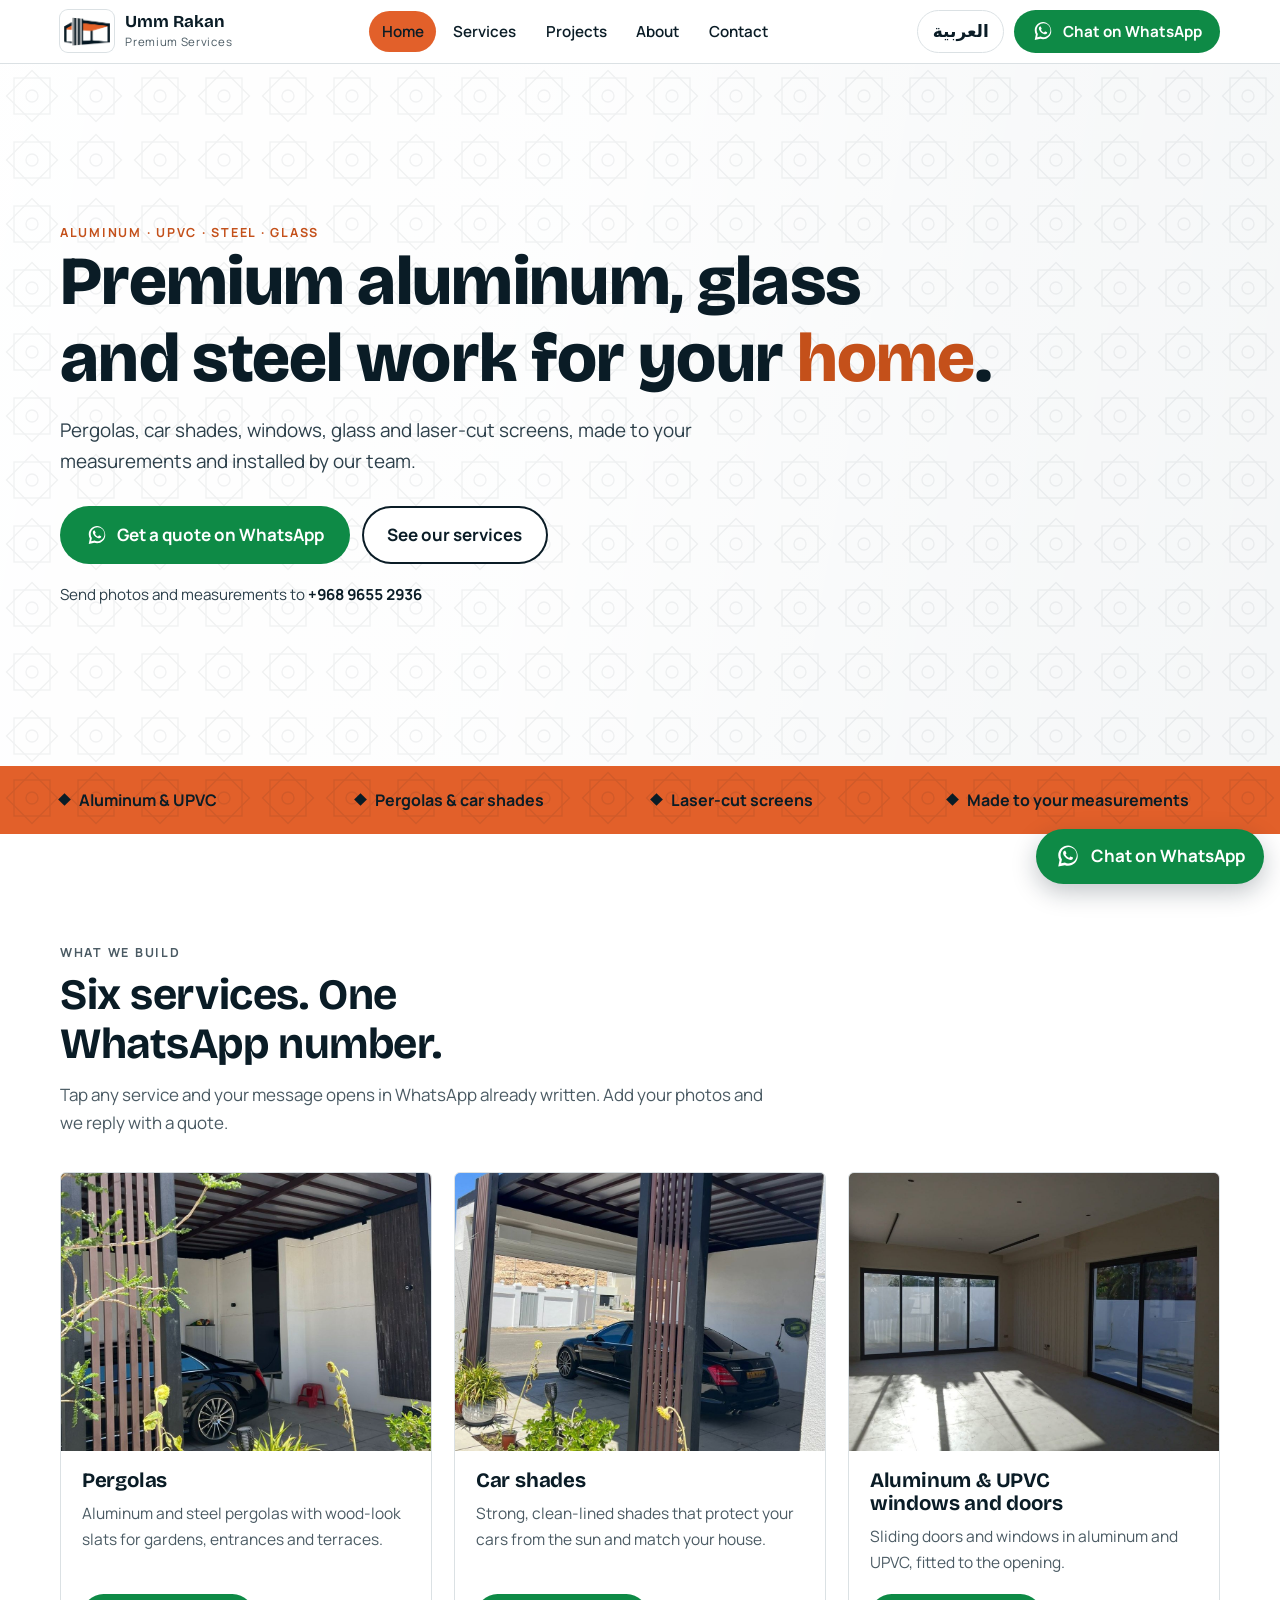
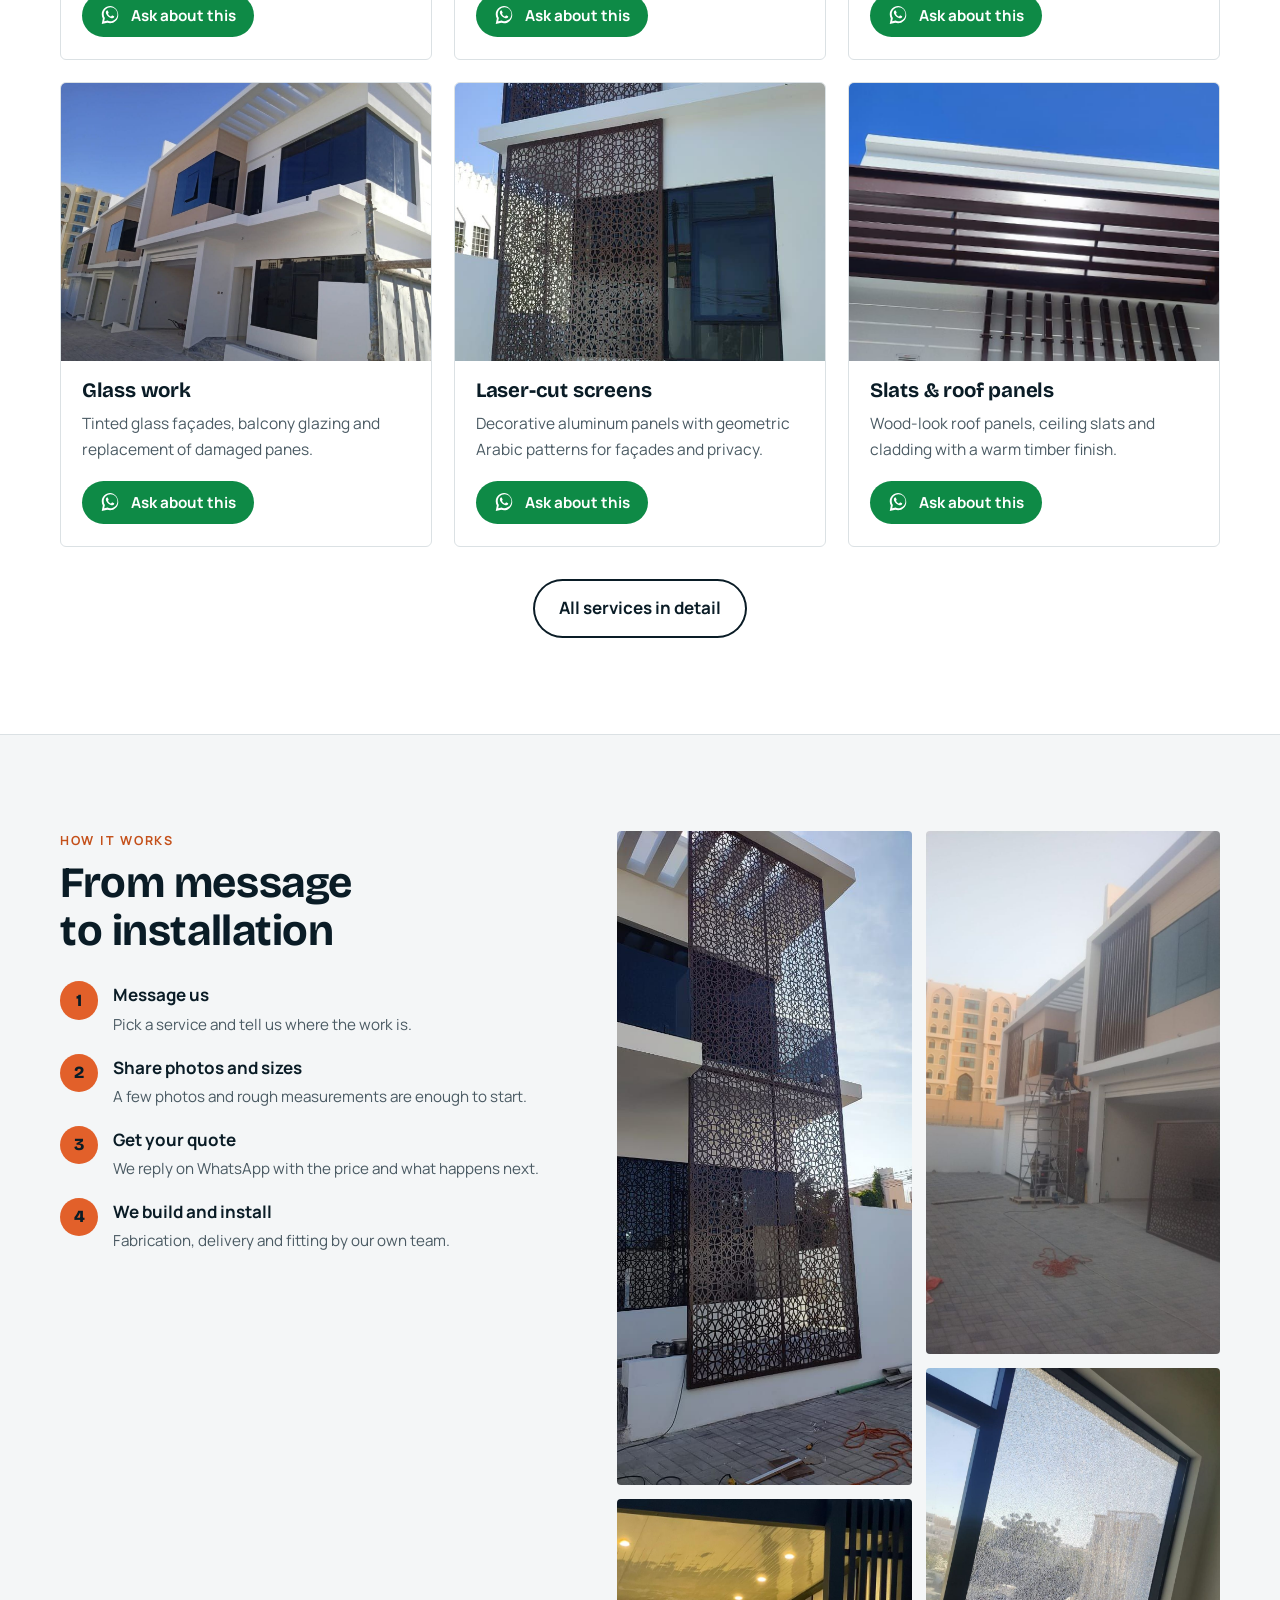
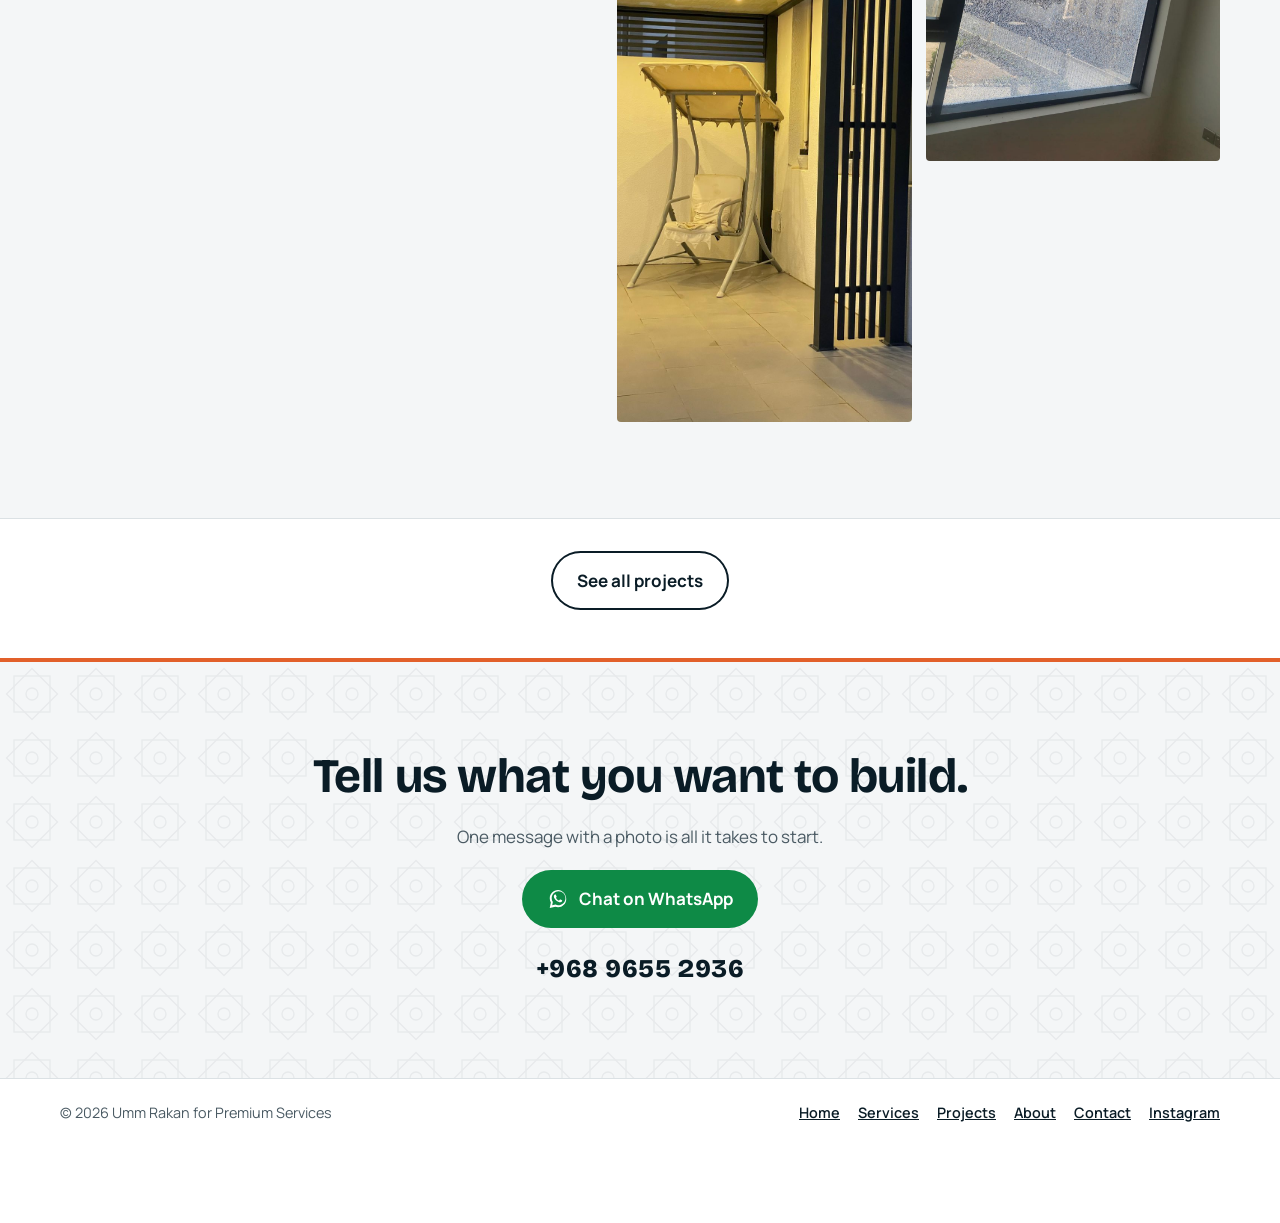
<file: index.html>
<!doctype html>
<html lang="en" dir="ltr">
<head>
<meta charset="utf-8">
<meta name="viewport" content="width=device-width, initial-scale=1, viewport-fit=cover">
<title>Umm Rakan Premium Services</title>
<meta name="description" content="Premium aluminum, UPVC, steel and glass work in Oman: pergolas, car shades, windows, laser-cut screens. Get a quote on WhatsApp.">
<meta name="theme-color" content="#ffffff">
<link rel="icon" type="image/png" href="img/favicon.png">
<link rel="apple-touch-icon" href="img/apple-touch-icon.png">
<meta property="og:title" content="Umm Rakan Premium Services">
<meta property="og:description" content="Premium aluminum, UPVC, steel and glass work in Oman: pergolas, car shades, windows, laser-cut screens. Get a quote on WhatsApp.">
<meta property="og:image" content="img/logo-full.jpg">
<link rel="preconnect" href="https://fonts.googleapis.com">
<link rel="preconnect" href="https://fonts.gstatic.com" crossorigin>
<link rel="stylesheet" href="https://fonts.googleapis.com/css2?family=Bricolage+Grotesque:opsz,wght@12..96,500;12..96,700;12..96,800&family=Manrope:wght@400;500;600;700&family=Noto+Kufi+Arabic:wght@500;700;800&family=IBM+Plex+Sans+Arabic:wght@400;500;600&display=swap">
<link rel="stylesheet" href="css/style.css">
</head>
<body data-page="home">

<!-- COVER VIDEO: autoplay, muted, looping. Replace video/hero.mp4 to change it (see README). -->
<section class="hero bleed" aria-label="Cover">
  <video id="heroVideo" autoplay muted loop playsinline preload="auto">
    <source src="video/hero.mp4" type="video/mp4">
  </video>
  <div class="star"></div>
  <div class="in">
    <p class="eyebrow" data-i18n="heroEyebrow"></p>
    <h1 data-i18n="heroTitle"></h1>
    <p class="lede" data-i18n="heroLede"></p>
    <div class="cta-row">
      <a class="btn btn-wa" data-wa="general" target="_blank" rel="noopener" href="#"><svg viewBox="0 0 32 32" aria-hidden="true"><path fill="currentColor" d="M16.04 3C9.4 3 4 8.4 4 15.04c0 2.12.55 4.18 1.6 6L4 29l8.14-1.56a12 12 0 0 0 3.9.66h.01C22.7 28.1 28 22.7 28 16.06 28 9.4 22.68 3 16.04 3Zm0 22.1c-1.2 0-2.37-.32-3.4-.92l-.24-.15-4.83.93.96-4.7-.16-.25a9.9 9.9 0 0 1-1.52-5.27c0-5.5 4.47-9.97 9.98-9.97 5.5 0 9.98 4.47 9.98 9.97 0 5.5-4.48 10.36-10.77 10.36Zm5.47-7.46c-.3-.15-1.77-.87-2.04-.97-.27-.1-.47-.15-.67.15-.2.3-.77.97-.94 1.17-.17.2-.35.22-.65.07-.3-.15-1.27-.47-2.42-1.5-.9-.8-1.5-1.78-1.67-2.08-.17-.3-.02-.46.13-.6.13-.14.3-.35.45-.52.15-.17.2-.3.3-.5.1-.2.05-.37-.02-.52-.08-.15-.67-1.62-.92-2.22-.24-.58-.49-.5-.67-.5h-.57c-.2 0-.52.07-.8.37-.27.3-1.04 1.02-1.04 2.48 0 1.46 1.07 2.88 1.22 3.08.15.2 2.1 3.2 5.08 4.48.71.3 1.26.49 1.7.63.71.23 1.36.2 1.87.12.57-.08 1.77-.72 2.02-1.42.25-.7.25-1.3.17-1.42-.07-.12-.27-.2-.57-.35Z"/></svg><span data-i18n="quote"></span></a>
      <a class="btn btn-light" href="services.html" data-i18n="seeServices"></a>
    </div>
    <p class="numline"><span data-i18n="sendTo"></span> <strong>+968 9655 2936</strong></p>
  </div>
  <button class="vid-ctl" id="vidBtn" type="button"></button>
</section>

<div class="band bleed"><div class="star"></div>
  <ul><li data-i18n="t1"></li><li data-i18n="t2"></li><li data-i18n="t3"></li><li data-i18n="t4"></li></ul>
</div>

<div class="wrap">
  <section class="s">
    <div class="head"><p class="eyebrow" data-i18n="svEyebrow"></p><h2 data-i18n="svTitle"></h2><p data-i18n="svLead"></p></div>
    <div class="grid" id="services-grid"></div>
    <div class="more"><a class="btn btn-ghost" href="services.html" data-i18n="allServices"></a></div>
  </section>
</div>

<div class="surface-band bleed"><section class="s two">
  <div><p class="eyebrow" data-i18n="hwEyebrow"></p>
  <h2 style="font-size:clamp(1.8rem,3.6vw,2.7rem);margin-top:.5rem" data-i18n="hwTitle"></h2>
  <ol class="steps" id="steps"></ol></div>
  <div class="grid" style="grid-template-columns:1fr 1fr" id="homeGalleryWrap">
    <div class="gal" id="gal" data-count="4" style="grid-column:1/-1;columns:2 160px"></div>
  </div>
</section></div>

<dialog id="lb"><img id="lbImg" alt=""><form method="dialog"><button class="btn btn-ghost btn-sm" style="background:var(--bg)" data-i18n="close"></button></form></dialog>

<div class="wrap"><div class="more" style="margin-block:2rem 3rem"><a class="btn btn-ghost" href="projects.html" data-i18n="allProjects"></a></div></div>
<div class="final bleed"><div class="star"></div>
  <section class="in">
    <h2 data-i18n="finTitle"></h2>
    <p data-i18n="finText"></p>
    <a class="btn btn-wa" data-wa="general" target="_blank" rel="noopener" href="#"><svg viewBox="0 0 32 32" aria-hidden="true"><path fill="currentColor" d="M16.04 3C9.4 3 4 8.4 4 15.04c0 2.12.55 4.18 1.6 6L4 29l8.14-1.56a12 12 0 0 0 3.9.66h.01C22.7 28.1 28 22.7 28 16.06 28 9.4 22.68 3 16.04 3Zm0 22.1c-1.2 0-2.37-.32-3.4-.92l-.24-.15-4.83.93.96-4.7-.16-.25a9.9 9.9 0 0 1-1.52-5.27c0-5.5 4.47-9.97 9.98-9.97 5.5 0 9.98 4.47 9.98 9.97 0 5.5-4.48 10.36-10.77 10.36Zm5.47-7.46c-.3-.15-1.77-.87-2.04-.97-.27-.1-.47-.15-.67.15-.2.3-.77.97-.94 1.17-.17.2-.35.22-.65.07-.3-.15-1.27-.47-2.42-1.5-.9-.8-1.5-1.78-1.67-2.08-.17-.3-.02-.46.13-.6.13-.14.3-.35.45-.52.15-.17.2-.3.3-.5.1-.2.05-.37-.02-.52-.08-.15-.67-1.62-.92-2.22-.24-.58-.49-.5-.67-.5h-.57c-.2 0-.52.07-.8.37-.27.3-1.04 1.02-1.04 2.48 0 1.46 1.07 2.88 1.22 3.08.15.2 2.1 3.2 5.08 4.48.71.3 1.26.49 1.7.63.71.23 1.36.2 1.87.12.57-.08 1.77-.72 2.02-1.42.25-.7.25-1.3.17-1.42-.07-.12-.27-.2-.57-.35Z"/></svg><span data-i18n="chat"></span></a>
    <div class="big">+968 9655 2936</div>
  </section>
</div>
<script src="js/main.js"></script>
</body>
</html>
</file>
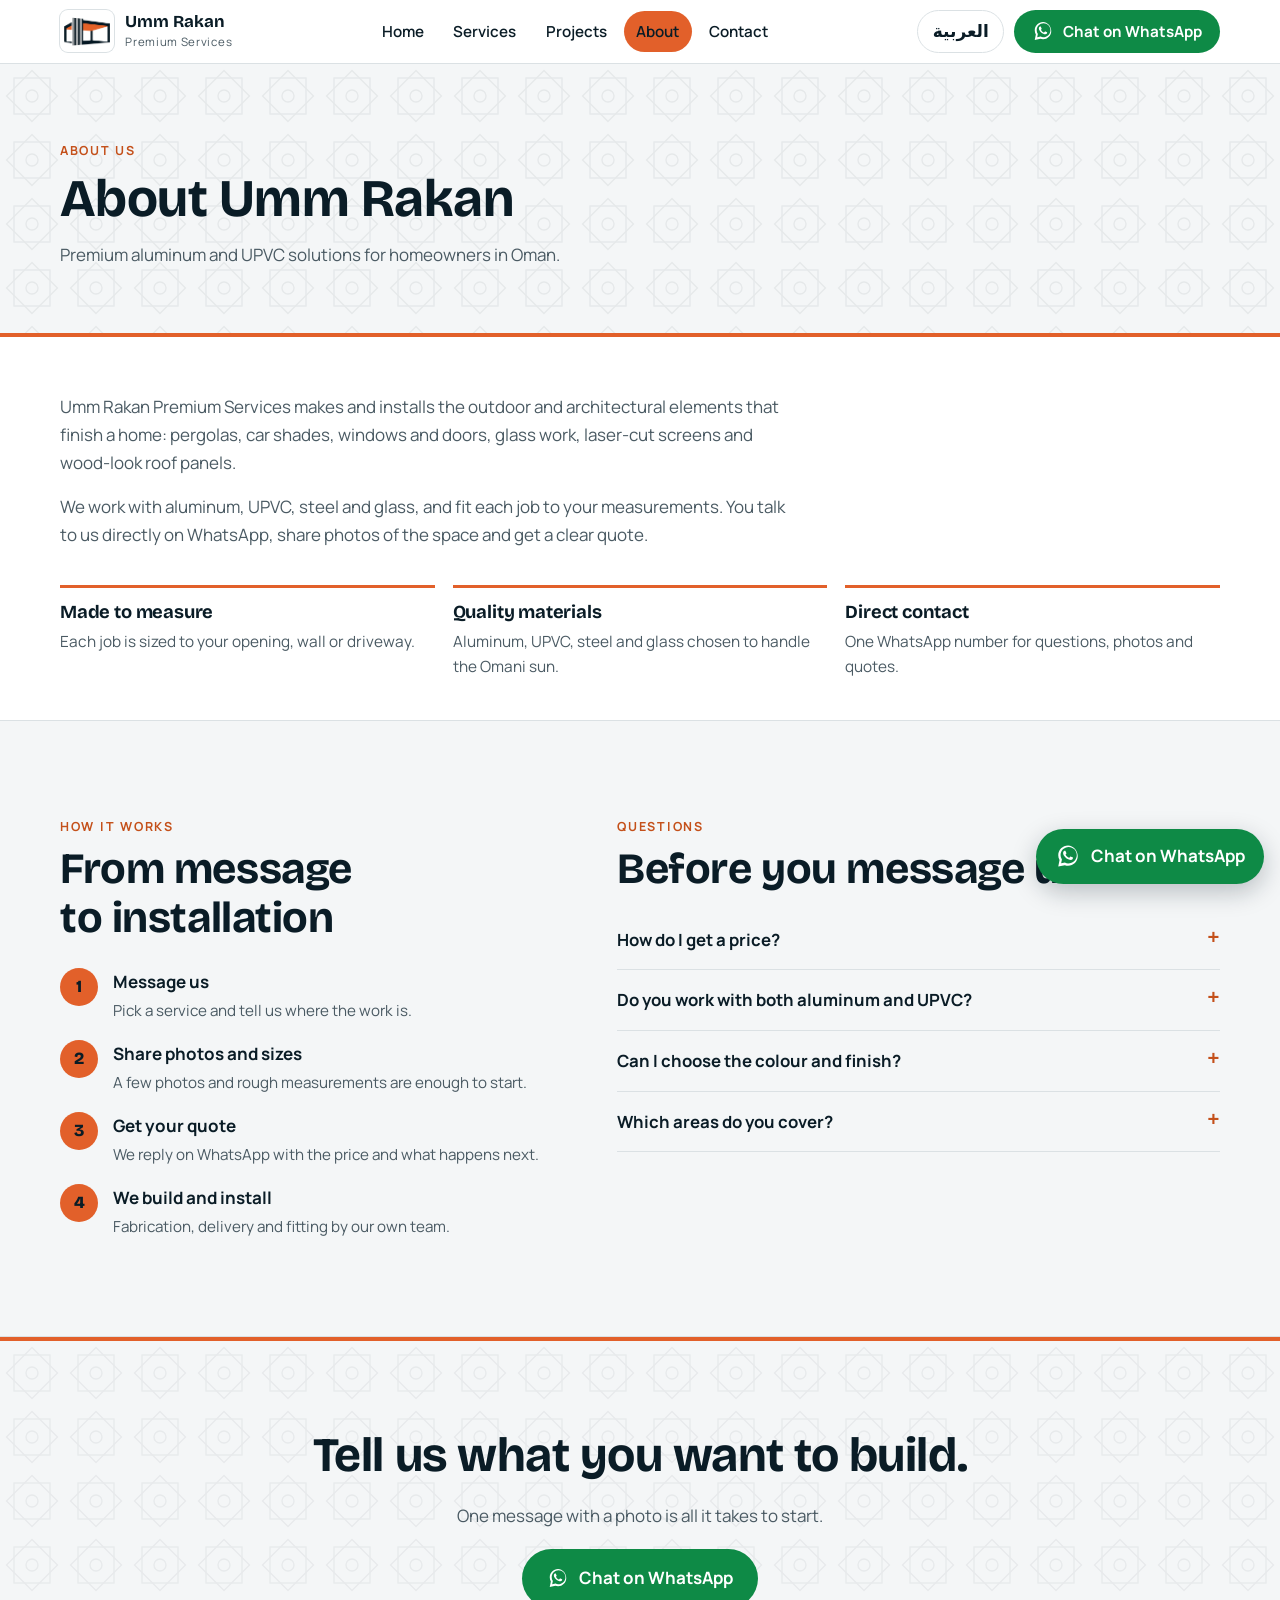
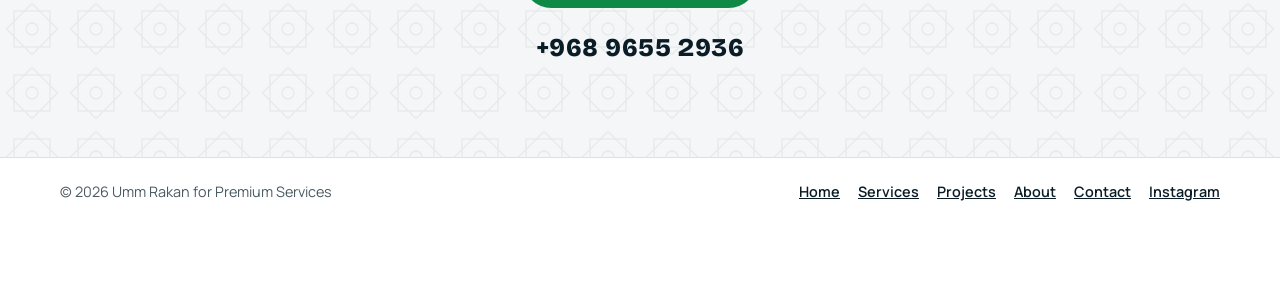
<file: about.html>
<!doctype html>
<html lang="en" dir="ltr">
<head>
<meta charset="utf-8">
<meta name="viewport" content="width=device-width, initial-scale=1, viewport-fit=cover">
<title>About | Umm Rakan Premium Services</title>
<meta name="description" content="Umm Rakan Premium Services: aluminum, UPVC, steel and glass solutions for homeowners in Oman.">
<meta name="theme-color" content="#ffffff">
<link rel="icon" type="image/png" href="img/favicon.png">
<link rel="apple-touch-icon" href="img/apple-touch-icon.png">
<meta property="og:title" content="Umm Rakan Premium Services">
<meta property="og:description" content="Umm Rakan Premium Services: aluminum, UPVC, steel and glass solutions for homeowners in Oman.">
<meta property="og:image" content="img/logo-full.jpg">
<link rel="preconnect" href="https://fonts.googleapis.com">
<link rel="preconnect" href="https://fonts.gstatic.com" crossorigin>
<link rel="stylesheet" href="https://fonts.googleapis.com/css2?family=Bricolage+Grotesque:opsz,wght@12..96,500;12..96,700;12..96,800&family=Manrope:wght@400;500;600;700&family=Noto+Kufi+Arabic:wght@500;700;800&family=IBM+Plex+Sans+Arabic:wght@400;500;600&display=swap">
<link rel="stylesheet" href="css/style.css">
</head>
<body data-page="about">
<div class="pagehead bleed"><div class="star"></div><div class="in">
  <p class="eyebrow" data-i18n="abEyebrow"></p><h1 data-i18n="abTitle"></h1><p data-i18n="abLead"></p></div></div>
<div class="wrap">
  <section class="s" style="padding-block:56px 40px">
    <div class="prose"><p data-i18n="abP1"></p><p data-i18n="abP2"></p></div>
    <div class="vals">
      <div class="val"><h3 data-i18n="v1t"></h3><p data-i18n="v1d"></p></div>
      <div class="val"><h3 data-i18n="v2t"></h3><p data-i18n="v2d"></p></div>
      <div class="val"><h3 data-i18n="v3t"></h3><p data-i18n="v3d"></p></div>
    </div>
  </section>
</div>
<div class="surface-band bleed"><section class="s two">
  <div><p class="eyebrow" data-i18n="hwEyebrow"></p>
  <h2 style="font-size:clamp(1.8rem,3.6vw,2.7rem);margin-top:.5rem" data-i18n="hwTitle"></h2>
  <ol class="steps" id="steps"></ol></div>
  <div><p class="eyebrow" data-i18n="fqEyebrow"></p>
  <h2 style="font-size:clamp(1.8rem,3.6vw,2.7rem);margin:.5rem 0 1rem" data-i18n="fqTitle"></h2>
  <div class="faq" id="faqList"></div></div>
</section></div>
<div class="final bleed"><div class="star"></div>
  <section class="in">
    <h2 data-i18n="finTitle"></h2>
    <p data-i18n="finText"></p>
    <a class="btn btn-wa" data-wa="general" target="_blank" rel="noopener" href="#"><svg viewBox="0 0 32 32" aria-hidden="true"><path fill="currentColor" d="M16.04 3C9.4 3 4 8.4 4 15.04c0 2.12.55 4.18 1.6 6L4 29l8.14-1.56a12 12 0 0 0 3.9.66h.01C22.7 28.1 28 22.7 28 16.06 28 9.4 22.68 3 16.04 3Zm0 22.1c-1.2 0-2.37-.32-3.4-.92l-.24-.15-4.83.93.96-4.7-.16-.25a9.9 9.9 0 0 1-1.52-5.27c0-5.5 4.47-9.97 9.98-9.97 5.5 0 9.98 4.47 9.98 9.97 0 5.5-4.48 10.36-10.77 10.36Zm5.47-7.46c-.3-.15-1.77-.87-2.04-.97-.27-.1-.47-.15-.67.15-.2.3-.77.97-.94 1.17-.17.2-.35.22-.65.07-.3-.15-1.27-.47-2.42-1.5-.9-.8-1.5-1.78-1.67-2.08-.17-.3-.02-.46.13-.6.13-.14.3-.35.45-.52.15-.17.2-.3.3-.5.1-.2.05-.37-.02-.52-.08-.15-.67-1.62-.92-2.22-.24-.58-.49-.5-.67-.5h-.57c-.2 0-.52.07-.8.37-.27.3-1.04 1.02-1.04 2.48 0 1.46 1.07 2.88 1.22 3.08.15.2 2.1 3.2 5.08 4.48.71.3 1.26.49 1.7.63.71.23 1.36.2 1.87.12.57-.08 1.77-.72 2.02-1.42.25-.7.25-1.3.17-1.42-.07-.12-.27-.2-.57-.35Z"/></svg><span data-i18n="chat"></span></a>
    <div class="big">+968 9655 2936</div>
  </section>
</div>
<script src="js/main.js"></script>
</body>
</html>
</file>
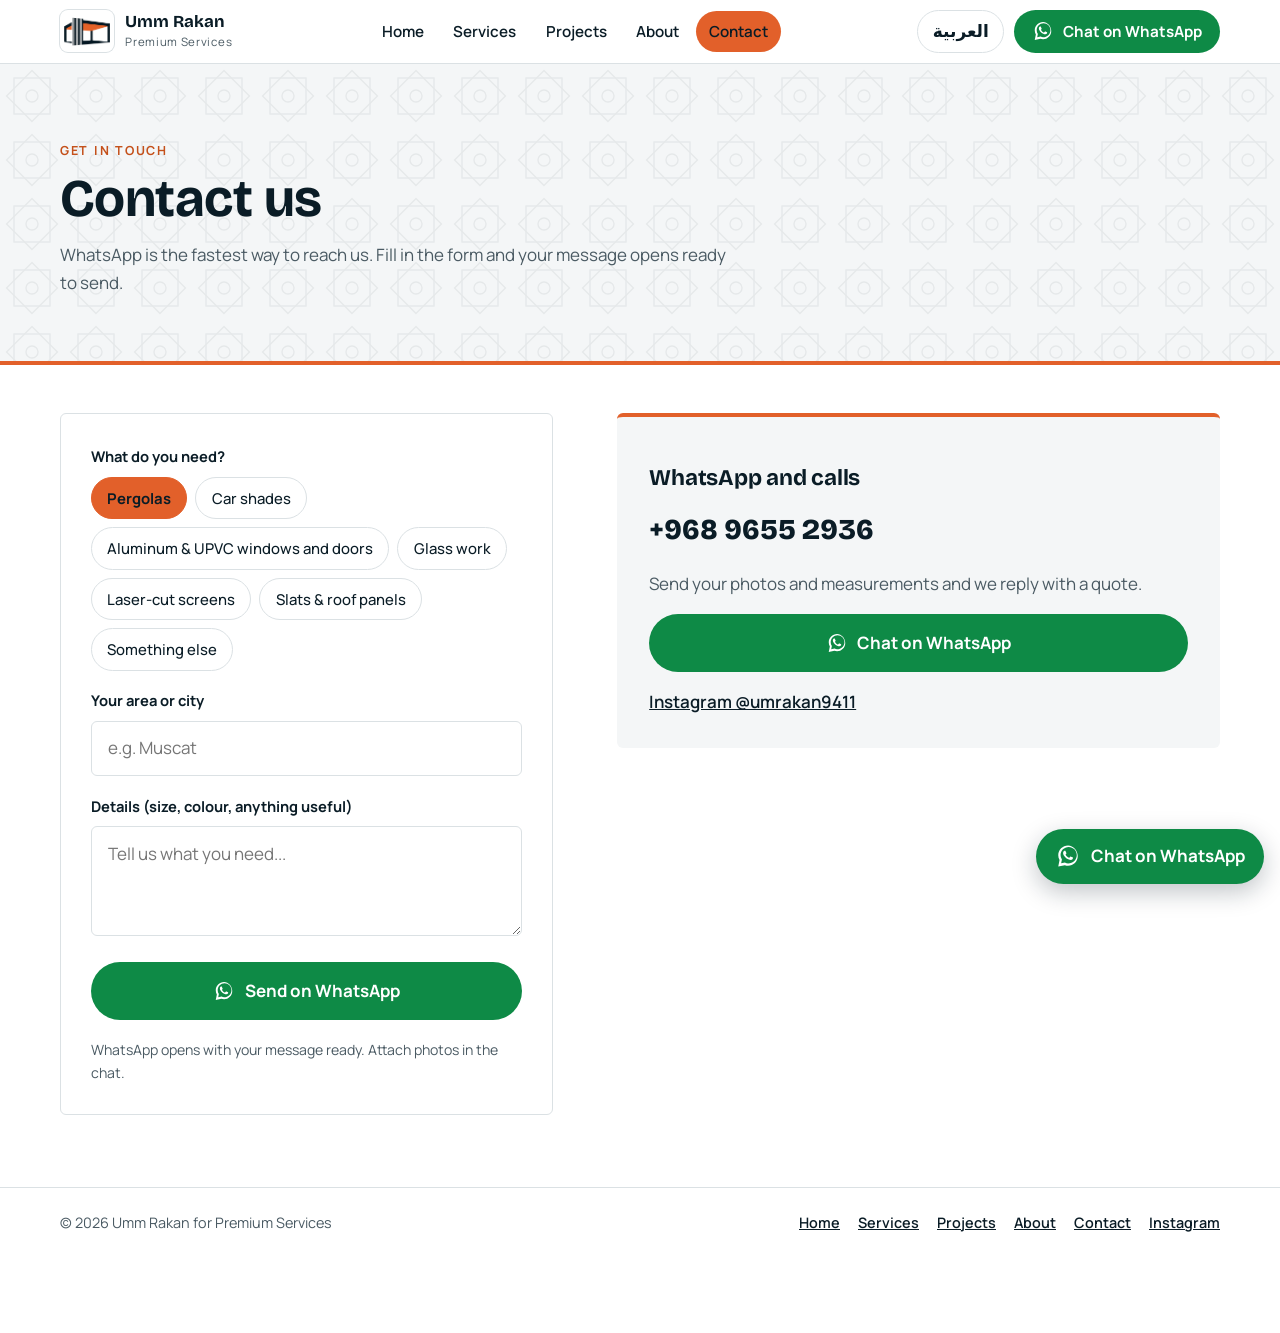
<file: contact.html>
<!doctype html>
<html lang="en" dir="ltr">
<head>
<meta charset="utf-8">
<meta name="viewport" content="width=device-width, initial-scale=1, viewport-fit=cover">
<title>Contact | Umm Rakan Premium Services</title>
<meta name="description" content="Contact Umm Rakan on WhatsApp +968 9655 2936 for a quote on pergolas, car shades, windows, glass and laser-cut screens.">
<meta name="theme-color" content="#ffffff">
<link rel="icon" type="image/png" href="img/favicon.png">
<link rel="apple-touch-icon" href="img/apple-touch-icon.png">
<meta property="og:title" content="Umm Rakan Premium Services">
<meta property="og:description" content="Contact Umm Rakan on WhatsApp +968 9655 2936 for a quote on pergolas, car shades, windows, glass and laser-cut screens.">
<meta property="og:image" content="img/logo-full.jpg">
<link rel="preconnect" href="https://fonts.googleapis.com">
<link rel="preconnect" href="https://fonts.gstatic.com" crossorigin>
<link rel="stylesheet" href="https://fonts.googleapis.com/css2?family=Bricolage+Grotesque:opsz,wght@12..96,500;12..96,700;12..96,800&family=Manrope:wght@400;500;600;700&family=Noto+Kufi+Arabic:wght@500;700;800&family=IBM+Plex+Sans+Arabic:wght@400;500;600&display=swap">
<link rel="stylesheet" href="css/style.css">
</head>
<body data-page="contact">
<div class="pagehead bleed"><div class="star"></div><div class="in">
  <p class="eyebrow" data-i18n="ctEyebrow"></p><h1 data-i18n="ctTitle"></h1><p data-i18n="ctLead"></p></div></div>
<div class="wrap"><section class="s two" style="padding-block:48px 72px">
  <form class="q" id="quoteForm" novalidate>
    <fieldset><legend data-i18n="fService"></legend><div class="chips" id="chips"></div></fieldset>
    <div><label class="l" for="loc" data-i18n="fLoc"></label><input type="text" id="loc" autocomplete="address-level2"></div>
    <div><label class="l" for="note" data-i18n="fNote"></label><textarea id="note"></textarea></div>
    <button class="btn btn-wa" type="submit"><svg viewBox="0 0 32 32" aria-hidden="true"><path fill="currentColor" d="M16.04 3C9.4 3 4 8.4 4 15.04c0 2.12.55 4.18 1.6 6L4 29l8.14-1.56a12 12 0 0 0 3.9.66h.01C22.7 28.1 28 22.7 28 16.06 28 9.4 22.68 3 16.04 3Zm0 22.1c-1.2 0-2.37-.32-3.4-.92l-.24-.15-4.83.93.96-4.7-.16-.25a9.9 9.9 0 0 1-1.52-5.27c0-5.5 4.47-9.97 9.98-9.97 5.5 0 9.98 4.47 9.98 9.97 0 5.5-4.48 10.36-10.77 10.36Zm5.47-7.46c-.3-.15-1.77-.87-2.04-.97-.27-.1-.47-.15-.67.15-.2.3-.77.97-.94 1.17-.17.2-.35.22-.65.07-.3-.15-1.27-.47-2.42-1.5-.9-.8-1.5-1.78-1.67-2.08-.17-.3-.02-.46.13-.6.13-.14.3-.35.45-.52.15-.17.2-.3.3-.5.1-.2.05-.37-.02-.52-.08-.15-.67-1.62-.92-2.22-.24-.58-.49-.5-.67-.5h-.57c-.2 0-.52.07-.8.37-.27.3-1.04 1.02-1.04 2.48 0 1.46 1.07 2.88 1.22 3.08.15.2 2.1 3.2 5.08 4.48.71.3 1.26.49 1.7.63.71.23 1.36.2 1.87.12.57-.08 1.77-.72 2.02-1.42.25-.7.25-1.3.17-1.42-.07-.12-.27-.2-.57-.35Z"/></svg><span data-i18n="fSend"></span></button>
    <p class="hint" data-i18n="fHint"></p>
  </form>
  <aside class="contact-card"><div class="star"></div>
    <h2 style="font-size:1.4rem" data-i18n="ctWa"></h2>
    <div class="big">+968 9655 2936</div>
    <p data-i18n="ctWaText"></p>
    <a class="btn btn-wa" data-wa="general" target="_blank" rel="noopener" href="#"><svg viewBox="0 0 32 32" aria-hidden="true"><path fill="currentColor" d="M16.04 3C9.4 3 4 8.4 4 15.04c0 2.12.55 4.18 1.6 6L4 29l8.14-1.56a12 12 0 0 0 3.9.66h.01C22.7 28.1 28 22.7 28 16.06 28 9.4 22.68 3 16.04 3Zm0 22.1c-1.2 0-2.37-.32-3.4-.92l-.24-.15-4.83.93.96-4.7-.16-.25a9.9 9.9 0 0 1-1.52-5.27c0-5.5 4.47-9.97 9.98-9.97 5.5 0 9.98 4.47 9.98 9.97 0 5.5-4.48 10.36-10.77 10.36Zm5.47-7.46c-.3-.15-1.77-.87-2.04-.97-.27-.1-.47-.15-.67.15-.2.3-.77.97-.94 1.17-.17.2-.35.22-.65.07-.3-.15-1.27-.47-2.42-1.5-.9-.8-1.5-1.78-1.67-2.08-.17-.3-.02-.46.13-.6.13-.14.3-.35.45-.52.15-.17.2-.3.3-.5.1-.2.05-.37-.02-.52-.08-.15-.67-1.62-.92-2.22-.24-.58-.49-.5-.67-.5h-.57c-.2 0-.52.07-.8.37-.27.3-1.04 1.02-1.04 2.48 0 1.46 1.07 2.88 1.22 3.08.15.2 2.1 3.2 5.08 4.48.71.3 1.26.49 1.7.63.71.23 1.36.2 1.87.12.57-.08 1.77-.72 2.02-1.42.25-.7.25-1.3.17-1.42-.07-.12-.27-.2-.57-.35Z"/></svg><span data-i18n="chat"></span></a>
    <a class="ig" href="https://www.instagram.com/umrakan9411" target="_blank" rel="noopener">Instagram @umrakan9411</a>
  </aside>
</section></div>

<script src="js/main.js"></script>
</body>
</html>
</file>
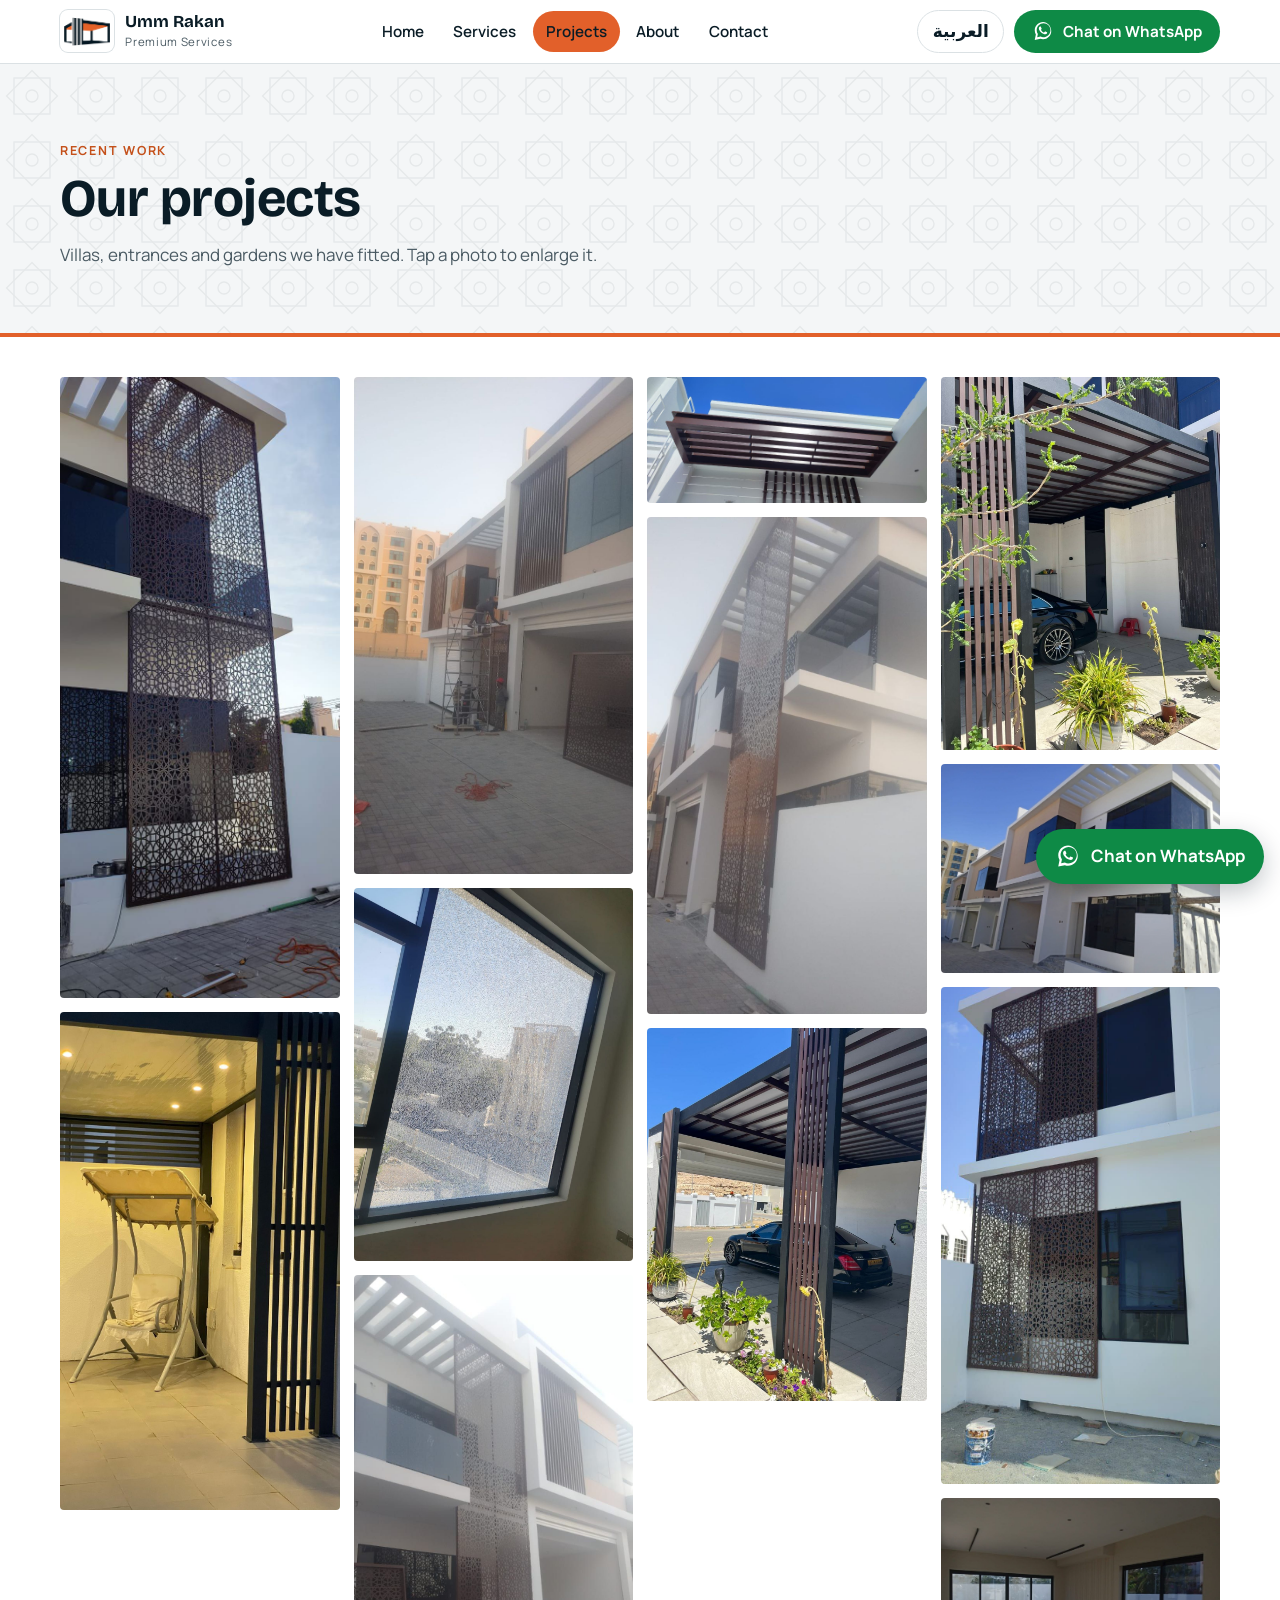
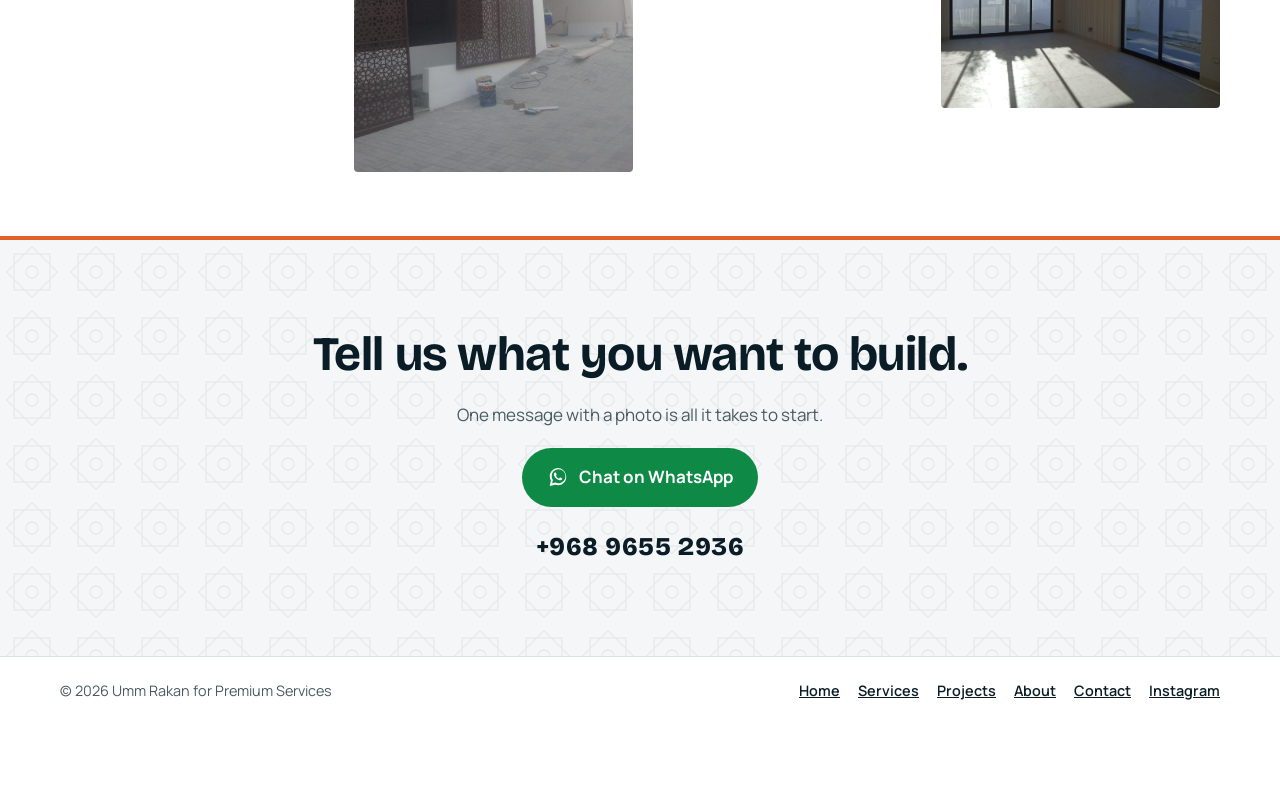
<file: projects.html>
<!doctype html>
<html lang="en" dir="ltr">
<head>
<meta charset="utf-8">
<meta name="viewport" content="width=device-width, initial-scale=1, viewport-fit=cover">
<title>Projects | Umm Rakan Premium Services</title>
<meta name="description" content="Photos of pergolas, glass façades, laser-cut screens and car shades installed by Umm Rakan in Oman.">
<meta name="theme-color" content="#ffffff">
<link rel="icon" type="image/png" href="img/favicon.png">
<link rel="apple-touch-icon" href="img/apple-touch-icon.png">
<meta property="og:title" content="Umm Rakan Premium Services">
<meta property="og:description" content="Photos of pergolas, glass façades, laser-cut screens and car shades installed by Umm Rakan in Oman.">
<meta property="og:image" content="img/logo-full.jpg">
<link rel="preconnect" href="https://fonts.googleapis.com">
<link rel="preconnect" href="https://fonts.gstatic.com" crossorigin>
<link rel="stylesheet" href="https://fonts.googleapis.com/css2?family=Bricolage+Grotesque:opsz,wght@12..96,500;12..96,700;12..96,800&family=Manrope:wght@400;500;600;700&family=Noto+Kufi+Arabic:wght@500;700;800&family=IBM+Plex+Sans+Arabic:wght@400;500;600&display=swap">
<link rel="stylesheet" href="css/style.css">
</head>
<body data-page="projects">
<div class="pagehead bleed"><div class="star"></div><div class="in">
  <p class="eyebrow" data-i18n="pjEyebrow"></p><h1 data-i18n="ppTitle"></h1><p data-i18n="ppLead"></p></div></div>
<div class="wrap"><section class="s" style="padding-block:40px 64px"><div class="gal" id="gal" data-count="12"></div></section></div>
<dialog id="lb"><img id="lbImg" alt=""><form method="dialog"><button class="btn btn-ghost btn-sm" style="background:var(--bg)" data-i18n="close"></button></form></dialog>
<div class="final bleed"><div class="star"></div>
  <section class="in">
    <h2 data-i18n="finTitle"></h2>
    <p data-i18n="finText"></p>
    <a class="btn btn-wa" data-wa="general" target="_blank" rel="noopener" href="#"><svg viewBox="0 0 32 32" aria-hidden="true"><path fill="currentColor" d="M16.04 3C9.4 3 4 8.4 4 15.04c0 2.12.55 4.18 1.6 6L4 29l8.14-1.56a12 12 0 0 0 3.9.66h.01C22.7 28.1 28 22.7 28 16.06 28 9.4 22.68 3 16.04 3Zm0 22.1c-1.2 0-2.37-.32-3.4-.92l-.24-.15-4.83.93.96-4.7-.16-.25a9.9 9.9 0 0 1-1.52-5.27c0-5.5 4.47-9.97 9.98-9.97 5.5 0 9.98 4.47 9.98 9.97 0 5.5-4.48 10.36-10.77 10.36Zm5.47-7.46c-.3-.15-1.77-.87-2.04-.97-.27-.1-.47-.15-.67.15-.2.3-.77.97-.94 1.17-.17.2-.35.22-.65.07-.3-.15-1.27-.47-2.42-1.5-.9-.8-1.5-1.78-1.67-2.08-.17-.3-.02-.46.13-.6.13-.14.3-.35.45-.52.15-.17.2-.3.3-.5.1-.2.05-.37-.02-.52-.08-.15-.67-1.62-.92-2.22-.24-.58-.49-.5-.67-.5h-.57c-.2 0-.52.07-.8.37-.27.3-1.04 1.02-1.04 2.48 0 1.46 1.07 2.88 1.22 3.08.15.2 2.1 3.2 5.08 4.48.71.3 1.26.49 1.7.63.71.23 1.36.2 1.87.12.57-.08 1.77-.72 2.02-1.42.25-.7.25-1.3.17-1.42-.07-.12-.27-.2-.57-.35Z"/></svg><span data-i18n="chat"></span></a>
    <div class="big">+968 9655 2936</div>
  </section>
</div>
<script src="js/main.js"></script>
</body>
</html>
</file>
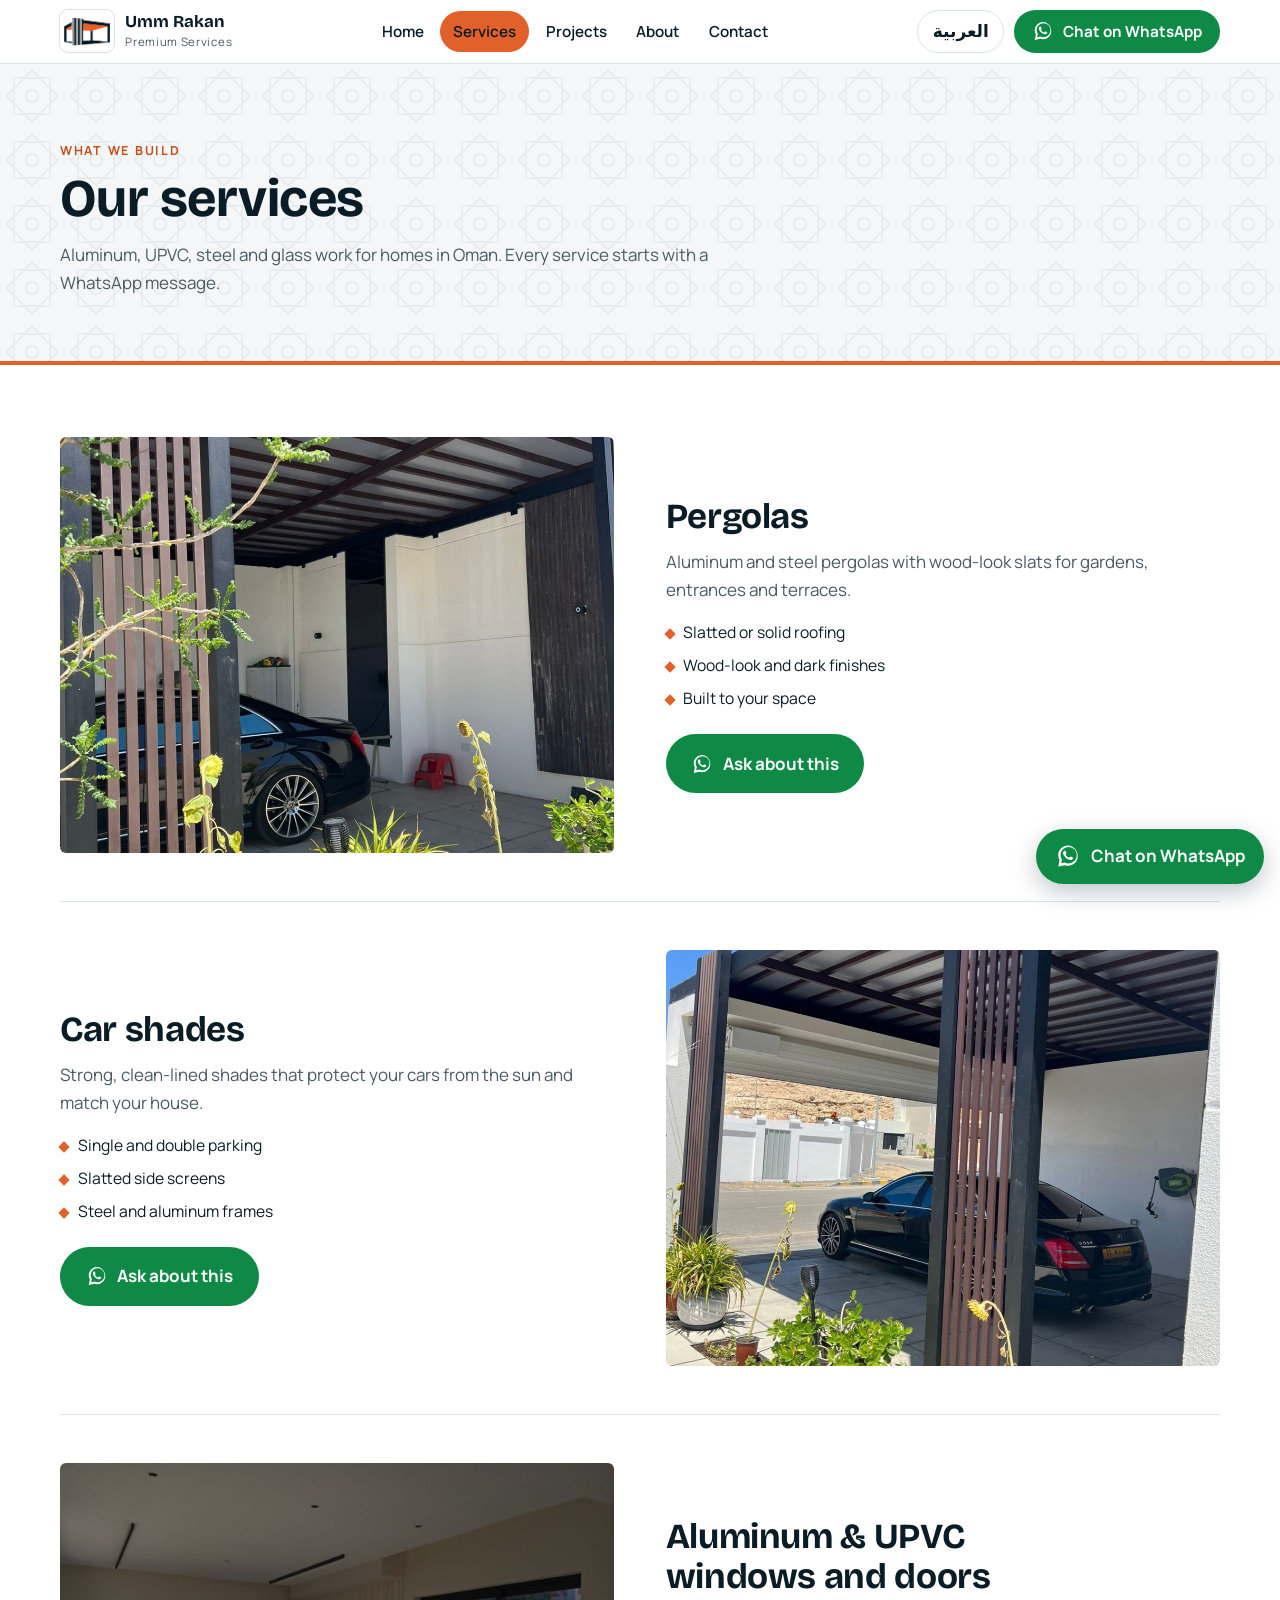
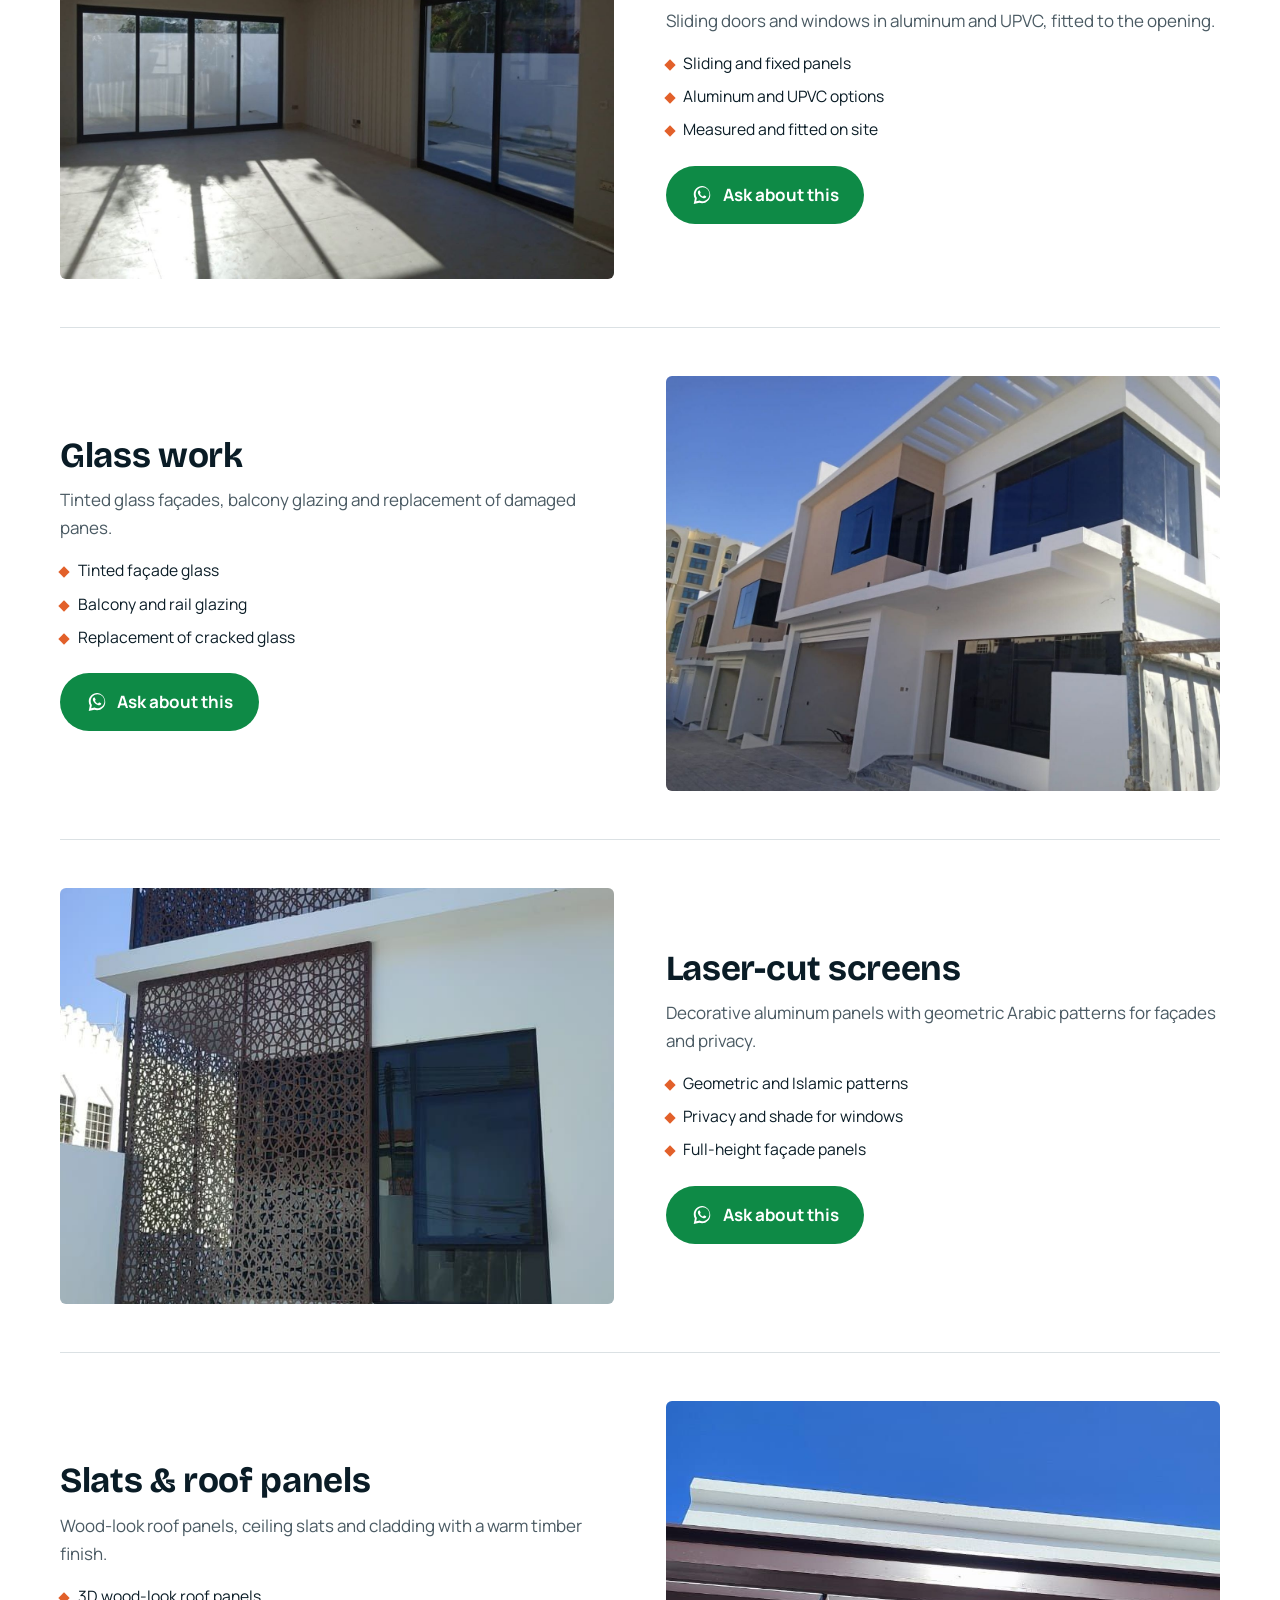
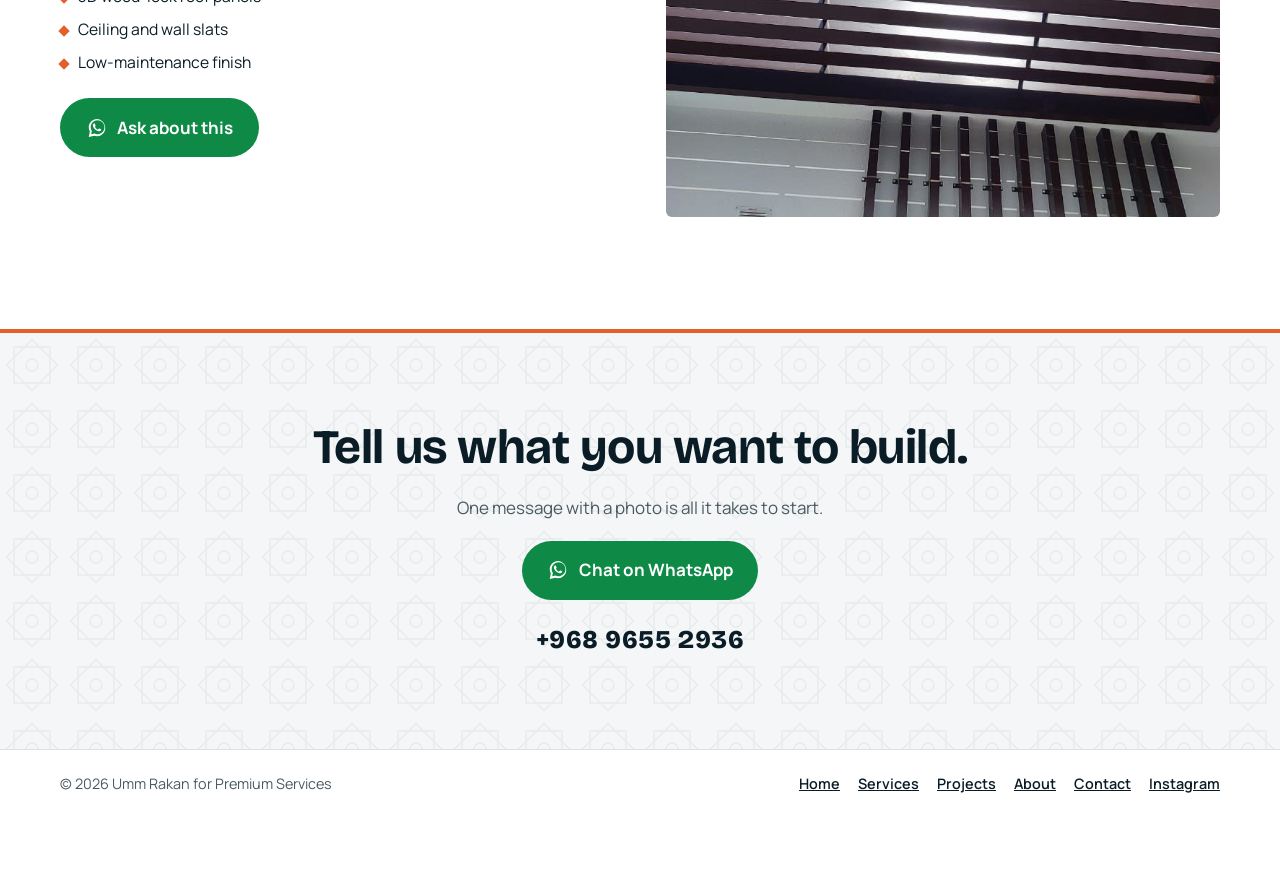
<file: services.html>
<!doctype html>
<html lang="en" dir="ltr">
<head>
<meta charset="utf-8">
<meta name="viewport" content="width=device-width, initial-scale=1, viewport-fit=cover">
<title>Services | Umm Rakan Premium Services</title>
<meta name="description" content="Pergolas, car shades, aluminum and UPVC windows and doors, glass work, laser-cut screens and roof panels in Oman.">
<meta name="theme-color" content="#ffffff">
<link rel="icon" type="image/png" href="img/favicon.png">
<link rel="apple-touch-icon" href="img/apple-touch-icon.png">
<meta property="og:title" content="Umm Rakan Premium Services">
<meta property="og:description" content="Pergolas, car shades, aluminum and UPVC windows and doors, glass work, laser-cut screens and roof panels in Oman.">
<meta property="og:image" content="img/logo-full.jpg">
<link rel="preconnect" href="https://fonts.googleapis.com">
<link rel="preconnect" href="https://fonts.gstatic.com" crossorigin>
<link rel="stylesheet" href="https://fonts.googleapis.com/css2?family=Bricolage+Grotesque:opsz,wght@12..96,500;12..96,700;12..96,800&family=Manrope:wght@400;500;600;700&family=Noto+Kufi+Arabic:wght@500;700;800&family=IBM+Plex+Sans+Arabic:wght@400;500;600&display=swap">
<link rel="stylesheet" href="css/style.css">
</head>
<body data-page="services">
<div class="pagehead bleed"><div class="star"></div><div class="in">
  <p class="eyebrow" data-i18n="svEyebrow"></p><h1 data-i18n="spTitle"></h1><p data-i18n="spLead"></p></div></div>
<div class="wrap"><section class="s" style="padding-block:24px 64px"><div id="services-detail"></div></section></div>
<div class="final bleed"><div class="star"></div>
  <section class="in">
    <h2 data-i18n="finTitle"></h2>
    <p data-i18n="finText"></p>
    <a class="btn btn-wa" data-wa="general" target="_blank" rel="noopener" href="#"><svg viewBox="0 0 32 32" aria-hidden="true"><path fill="currentColor" d="M16.04 3C9.4 3 4 8.4 4 15.04c0 2.12.55 4.18 1.6 6L4 29l8.14-1.56a12 12 0 0 0 3.9.66h.01C22.7 28.1 28 22.7 28 16.06 28 9.4 22.68 3 16.04 3Zm0 22.1c-1.2 0-2.37-.32-3.4-.92l-.24-.15-4.83.93.96-4.7-.16-.25a9.9 9.9 0 0 1-1.52-5.27c0-5.5 4.47-9.97 9.98-9.97 5.5 0 9.98 4.47 9.98 9.97 0 5.5-4.48 10.36-10.77 10.36Zm5.47-7.46c-.3-.15-1.77-.87-2.04-.97-.27-.1-.47-.15-.67.15-.2.3-.77.97-.94 1.17-.17.2-.35.22-.65.07-.3-.15-1.27-.47-2.42-1.5-.9-.8-1.5-1.78-1.67-2.08-.17-.3-.02-.46.13-.6.13-.14.3-.35.45-.52.15-.17.2-.3.3-.5.1-.2.05-.37-.02-.52-.08-.15-.67-1.62-.92-2.22-.24-.58-.49-.5-.67-.5h-.57c-.2 0-.52.07-.8.37-.27.3-1.04 1.02-1.04 2.48 0 1.46 1.07 2.88 1.22 3.08.15.2 2.1 3.2 5.08 4.48.71.3 1.26.49 1.7.63.71.23 1.36.2 1.87.12.57-.08 1.77-.72 2.02-1.42.25-.7.25-1.3.17-1.42-.07-.12-.27-.2-.57-.35Z"/></svg><span data-i18n="chat"></span></a>
    <div class="big">+968 9655 2936</div>
  </section>
</div>
<script src="js/main.js"></script>
</body>
</html>
</file>
<file: css/style.css>
/* Umm Rakan Premium Services — shared styles.
   Light theme in the logo colours: white, navy and orange. */
:root{
  color-scheme:light;
  --bg:#ffffff;
  --surface:#f4f6f7;       /* cool light grey */
  --ink:#0a1c26;           /* logo navy */
  --muted:#4a5a63;
  --line:#dbe1e4;
  --accent:#c4501a;        /* orange for text on white */
  --pop:#e2602a;           /* logo orange for fills */
  --pop-ink:#0a1c26;       /* navy text on orange */
  --wa:#0e8a46;
  --wa-ink:#ffffff;
  --band:#e2602a;
  --band-ink:#0a1c26;
  --font-en-display:'Bricolage Grotesque','Segoe UI',system-ui,sans-serif;
  --font-en:'Manrope','Segoe UI',system-ui,sans-serif;
  --font-ar-display:'Noto Kufi Arabic','Segoe UI',Tahoma,sans-serif;
  --font-ar:'IBM Plex Sans Arabic','Segoe UI',Tahoma,sans-serif;
  --display:var(--font-en-display);
  --body:var(--font-en);
}
html[lang="ar"]{--display:var(--font-ar-display);--body:var(--font-ar)}

*{box-sizing:border-box}
html{scroll-behavior:smooth}
body{margin:0;background:var(--bg);color:var(--ink);font-family:var(--body);font-size:17px;line-height:1.65;
  padding-left:max(16px,env(safe-area-inset-left,0px));padding-right:max(16px,env(safe-area-inset-right,0px))}
html[lang="ar"] body{line-height:1.85}
img,video{display:block;max-width:100%}
a{color:inherit}
:focus-visible{outline:3px solid var(--pop);outline-offset:3px;border-radius:4px}
.wrap{max-width:1160px;margin-inline:auto}
.bleed{margin-inline:calc(-1*max(16px,env(safe-area-inset-left,0px)));padding-inline:max(16px,env(safe-area-inset-left,0px))}
h1,h2,h3{font-family:var(--display);line-height:1.12;margin:0;text-wrap:balance;letter-spacing:-.01em}
html[lang="ar"] h1,html[lang="ar"] h2,html[lang="ar"] h3{letter-spacing:0;line-height:1.35}
p{margin:0}
.eyebrow{font-size:.78rem;font-weight:700;letter-spacing:.14em;text-transform:uppercase;color:var(--accent)}
html[lang="ar"] .eyebrow{letter-spacing:0;font-size:.9rem}

.star{position:absolute;inset:0;pointer-events:none;background:var(--ink);opacity:.06;
 -webkit-mask-image:url("data:image/svg+xml,%3Csvg xmlns='http://www.w3.org/2000/svg' width='64' height='64'%3E%3Cg fill='none' stroke='black' stroke-width='1.4'%3E%3Crect x='14' y='14' width='36' height='36'/%3E%3Crect x='14' y='14' width='36' height='36' transform='rotate(45 32 32)'/%3E%3Ccircle cx='32' cy='32' r='6'/%3E%3C/g%3E%3C/svg%3E");
 mask-image:url("data:image/svg+xml,%3Csvg xmlns='http://www.w3.org/2000/svg' width='64' height='64'%3E%3Cg fill='none' stroke='black' stroke-width='1.4'%3E%3Crect x='14' y='14' width='36' height='36'/%3E%3Crect x='14' y='14' width='36' height='36' transform='rotate(45 32 32)'/%3E%3Ccircle cx='32' cy='32' r='6'/%3E%3C/g%3E%3C/svg%3E");
 -webkit-mask-size:64px;mask-size:64px}

/* buttons */
.btn{display:inline-flex;align-items:center;justify-content:center;gap:.6rem;font:inherit;font-weight:700;text-decoration:none;
  border:0;border-radius:999px;padding:.95rem 1.6rem;cursor:pointer;min-height:48px;transition:transform .15s,filter .15s}
.btn:hover{transform:translateY(-2px);filter:brightness(1.07)}
.btn-wa{background:var(--wa);color:var(--wa-ink)}
.btn-ghost{background:transparent;color:var(--ink);box-shadow:inset 0 0 0 2px currentColor}
.btn-light{background:#fff;color:var(--ink);box-shadow:inset 0 0 0 2px var(--ink)}
.btn svg{width:22px;height:22px;flex:none}
.btn-sm{padding:.55rem 1.1rem;min-height:40px;font-size:.95rem}

/* header */
body::before{content:"";position:fixed;inset:0 0 auto;height:env(safe-area-inset-top,0px);z-index:30;background:var(--bg)}
.site-header{position:sticky;top:env(safe-area-inset-top,0px);z-index:20;background:color-mix(in srgb,var(--bg) 94%,transparent);backdrop-filter:blur(10px);border-bottom:1px solid var(--line)}
.bar{display:flex;align-items:center;justify-content:space-between;gap:12px;padding-block:10px;max-width:1160px;margin-inline:auto}
.brand{display:flex;align-items:center;gap:.7rem;text-decoration:none;min-width:0}
.brand .tile{width:54px;height:42px;border-radius:8px;background:#fff;display:grid;place-items:center;flex:none;padding:4px;box-shadow:0 0 0 1px var(--line)}
.brand .tile img{width:100%;height:100%;object-fit:contain}
.brand b{display:block;font-family:var(--display);font-size:1.05rem;line-height:1.15}
.brand small{display:block;color:var(--muted);font-size:.72rem;letter-spacing:.06em}
nav.main{display:flex;align-items:center;gap:4px}
nav.main a{text-decoration:none;font-weight:600;font-size:.95rem;padding:.5rem .8rem;border-radius:999px}
nav.main a:hover{background:color-mix(in srgb,var(--ink) 8%,transparent)}
nav.main a[aria-current="page"]{background:var(--pop);color:var(--ink)}
.tools{display:flex;align-items:center;gap:10px}
.lang{font:inherit;font-weight:700;background:none;color:var(--ink);border:1px solid var(--line);border-radius:999px;padding:.4rem .9rem;min-height:40px;cursor:pointer}
.lang:hover{border-color:var(--ink)}
.burger{display:none;width:44px;height:40px;border:1px solid var(--line);border-radius:10px;background:none;color:var(--ink);cursor:pointer;font-size:1.3rem;line-height:1}

/* hero with video cover */
.hero{position:relative;min-height:clamp(520px,78vh,760px);display:flex;align-items:center;overflow:hidden;background:var(--surface);color:var(--ink)}
.hero video,.hero .poster{position:absolute;inset:0;width:100%;height:100%;object-fit:cover}
.hero::after{content:"";position:absolute;inset:0;background:linear-gradient(100deg,rgba(255,255,255,.96) 0%,rgba(255,255,255,.86) 42%,rgba(255,255,255,.35) 75%,rgba(255,255,255,.1) 100%)}
html[dir="rtl"] .hero::after{background:linear-gradient(260deg,rgba(255,255,255,.96) 0%,rgba(255,255,255,.86) 42%,rgba(255,255,255,.35) 75%,rgba(255,255,255,.1) 100%)}
.hero .star{z-index:1;opacity:.05;background:var(--ink)}
.hero .in{position:relative;z-index:2;max-width:1160px;width:100%;margin-inline:auto;padding-block:56px}
.hero h1{font-size:clamp(2.3rem,5.6vw,4.3rem);font-weight:800;max-width:15em}
.hero h1 em{font-style:normal;color:var(--accent)}
.hero .eyebrow{color:var(--accent)}
.hero .lede{font-size:1.18rem;color:#2c3f4a;max-width:34em;margin-top:1.1rem}
.cta-row{display:flex;flex-wrap:wrap;gap:12px;margin-top:1.8rem}
.numline{margin-top:1.1rem;font-size:.95rem;color:#2c3f4a}
.numline strong{color:var(--ink);font-variant-numeric:tabular-nums;direction:ltr;unicode-bidi:isolate;display:inline-block}
.vid-ctl{position:absolute;z-index:3;inset-inline-end:16px;bottom:16px;background:#ffffffdd;color:var(--ink);border:1px solid var(--line);border-radius:999px;padding:.4rem .9rem;font:inherit;font-size:.85rem;cursor:pointer}

/* page title strip for inner pages */
.pagehead{background:var(--surface);color:var(--ink);position:relative;overflow:hidden;border-bottom:4px solid var(--pop)}
.pagehead .star{opacity:.06}
.pagehead .in{position:relative;max-width:1160px;margin-inline:auto;padding-block:clamp(36px,6vw,64px)}
.pagehead h1{font-size:clamp(2rem,4.6vw,3.3rem);margin-top:.5rem}
.pagehead p{color:var(--muted);max-width:40em;margin-top:.8rem}
.pagehead .eyebrow{color:var(--accent)}

/* band */
.band{background:var(--band);color:var(--band-ink);position:relative;overflow:hidden}
.band .star{opacity:.08}
.band ul{list-style:none;margin:0 auto;padding:1.3rem 0;display:grid;grid-template-columns:repeat(4,1fr);gap:12px 24px;position:relative;max-width:1160px}
.band li{font-weight:700;font-size:1rem;display:flex;align-items:center;gap:.6rem}
.band li::before{content:"";width:9px;height:9px;transform:rotate(45deg);background:var(--ink);flex:none}

section.s{padding-block:clamp(48px,8vw,96px)}
.head{max-width:44rem;margin-bottom:2.2rem}
.head h2{font-size:clamp(1.8rem,3.6vw,2.7rem);margin-top:.5rem}
.head p{color:var(--muted);margin-top:.8rem}
.more{margin-top:2rem;display:flex;justify-content:center}

/* cards */
.grid{display:grid;grid-template-columns:repeat(3,1fr);gap:22px}
.card{background:#fff;border:1px solid var(--line);border-radius:6px;overflow:hidden;display:flex;flex-direction:column;min-width:0}
.card .ph{aspect-ratio:4/3;overflow:hidden;background:var(--surface)}
.card .ph img{width:100%;height:100%;object-fit:cover;transition:transform .5s}
.card:hover .ph img{transform:scale(1.04)}
.card .tx{padding:1.2rem 1.3rem 1.4rem;display:flex;flex-direction:column;gap:.55rem;flex:1}
.card h3{font-size:1.28rem}
.card p{color:var(--muted);font-size:.97rem;flex:1}
.card .btn{align-self:flex-start;margin-top:.6rem}

/* service detail rows */
.svc{display:grid;grid-template-columns:1fr 1fr;gap:clamp(20px,4vw,56px);align-items:center;padding-block:clamp(28px,4vw,48px);border-top:1px solid var(--line)}
.svc:first-child{border-top:0}
.svc:nth-child(even) .ph{order:2}
.svc .ph{aspect-ratio:4/3;overflow:hidden;border-radius:6px;background:var(--surface)}
.svc .ph img{width:100%;height:100%;object-fit:cover}
.svc h2{font-size:clamp(1.6rem,3vw,2.2rem)}
.svc p{color:var(--muted);margin-top:.7rem}
.svc ul{list-style:none;margin:1rem 0 0;padding:0;display:grid;gap:.45rem}
.svc li{display:flex;gap:.6rem;align-items:baseline;font-size:.98rem}
.svc li::before{content:"";width:8px;height:8px;transform:rotate(45deg);background:var(--pop);flex:none}
.svc .btn{margin-top:1.4rem}

/* steps + form */
.two{display:grid;grid-template-columns:.9fr 1.1fr;gap:clamp(24px,5vw,64px);align-items:start;max-width:1160px;margin-inline:auto}
.surface-band{background:var(--surface);border-block:1px solid var(--line)}
.steps{list-style:none;margin:1.6rem 0 0;padding:0;display:grid;gap:1rem;counter-reset:s}
.steps li{display:grid;grid-template-columns:2.4rem 1fr;gap:.9rem;align-items:start;counter-increment:s}
.steps li::before{content:counter(s);width:2.4rem;height:2.4rem;border-radius:50%;background:var(--pop);color:var(--pop-ink);display:grid;place-items:center;font-weight:800;font-family:var(--font-en-display)}
.steps b{display:block}
.steps span{color:var(--muted);font-size:.95rem}
form.q{display:grid;gap:1.1rem;background:#fff;border:1px solid var(--line);border-radius:6px;padding:clamp(18px,3vw,30px)}
fieldset{border:0;padding:0;margin:0;min-width:0}
legend,label.l{font-weight:700;font-size:.92rem;margin-bottom:.5rem;display:block;padding:0}
.chips{display:flex;flex-wrap:wrap;gap:8px}
.chip{position:relative}
.chip input{position:absolute;opacity:0;pointer-events:none}
.chip span{display:inline-block;padding:.5rem .95rem;border:1px solid var(--line);border-radius:999px;font-size:.93rem;cursor:pointer;background:#fff;font-weight:500}
.chip input:checked+span{background:var(--pop);color:var(--ink);border-color:var(--pop);font-weight:700}
.chip input:focus-visible+span{outline:3px solid var(--pop);outline-offset:2px}
input[type=text],textarea{width:100%;font:inherit;color:var(--ink);background:#fff;border:1px solid var(--line);border-radius:6px;padding:.8rem 1rem;min-height:48px}
textarea{min-height:110px;resize:vertical}
.hint{color:var(--muted);font-size:.88rem}
.contact-card{background:var(--surface);color:var(--ink);border-top:4px solid var(--pop);border-radius:6px;padding:clamp(20px,3vw,32px);display:grid;gap:1rem;position:relative;overflow:hidden}
.contact-card .star{opacity:.05}
.contact-card>*{position:relative}
.contact-card .big{font-size:1.8rem;font-weight:800;direction:ltr;unicode-bidi:isolate;font-variant-numeric:tabular-nums;font-family:var(--font-en-display)}
.contact-card p{color:var(--muted)}
.contact-card a.ig{color:var(--ink);font-weight:600}

/* gallery */
.gal{columns:4 220px;column-gap:14px}
.gal button{display:block;width:100%;margin:0 0 14px;padding:0;border:0;background:var(--surface);cursor:zoom-in;border-radius:4px;overflow:hidden;break-inside:avoid}
.gal img{width:100%;height:auto;transition:transform .4s}
.gal button:hover img{transform:scale(1.03)}
dialog{border:0;padding:0;background:transparent;max-width:min(94vw,1000px);max-height:92vh}
dialog::backdrop{background:rgba(0,0,0,.84)}
dialog img{max-height:84vh;width:auto;margin:auto;border-radius:4px}
dialog form{margin-top:10px;display:flex;justify-content:center}

/* about */
.prose{max-width:46rem}
.prose p+p{margin-top:1rem}
.prose p{color:var(--muted)}
.vals{display:grid;grid-template-columns:repeat(3,1fr);gap:18px;margin-top:2.2rem}
.val{border-top:3px solid var(--pop);padding-top:.9rem}
.val h3{font-size:1.15rem}
.val p{color:var(--muted);font-size:.96rem;margin-top:.4rem}

/* faq */
.faq{max-width:50rem}
details{border-bottom:1px solid var(--line);padding-block:1rem}
summary{cursor:pointer;font-weight:700;font-size:1.05rem;list-style:none;display:flex;justify-content:space-between;gap:1rem}
summary::-webkit-details-marker{display:none}
summary::after{content:"+";font-size:1.4rem;line-height:1;color:var(--accent)}
details[open] summary::after{content:"–"}
details p{color:var(--muted);margin-top:.6rem}

/* final cta + footer */
.final{background:var(--surface);color:var(--ink);position:relative;overflow:hidden;text-align:center;border-top:4px solid var(--pop)}
.final .star{opacity:.05}
.final .in{position:relative;max-width:46rem;margin-inline:auto;display:grid;gap:1.2rem;justify-items:center;padding-block:clamp(48px,8vw,88px)}
.final h2{font-size:clamp(1.9rem,4vw,3rem)}
.final p{color:var(--muted)}
.final .big{font-size:1.6rem;font-weight:800;direction:ltr;unicode-bidi:isolate;font-variant-numeric:tabular-nums;letter-spacing:.02em;font-family:var(--font-en-display)}
footer.site{background:var(--bg);color:var(--muted);font-size:.9rem;border-top:1px solid var(--line);padding-block:1.4rem calc(1.4rem + 76px)}
footer.site .in{max-width:1160px;margin-inline:auto;display:flex;flex-wrap:wrap;justify-content:space-between;gap:10px 24px}
footer.site a{color:var(--ink);font-weight:600}
footer.site nav{display:flex;flex-wrap:wrap;gap:6px 18px}

.fab{position:fixed;inset-inline-end:max(16px,env(safe-area-inset-right,0px));bottom:calc(16px + env(safe-area-inset-bottom,0px));z-index:25;
  display:flex;align-items:center;gap:.6rem;background:var(--wa);color:var(--wa-ink);text-decoration:none;font-weight:700;border-radius:999px;padding:.85rem 1.2rem;min-height:52px;box-shadow:0 8px 24px #0a1c2640}
.fab svg{width:26px;height:26px}
.fab:hover{filter:brightness(1.08)}

@media (max-width:980px){
  .burger{display:inline-grid;place-items:center}
  nav.main{display:none;position:absolute;inset-inline:0;top:100%;flex-direction:column;align-items:stretch;background:var(--bg);border-bottom:1px solid var(--line);padding:10px max(16px,env(safe-area-inset-left,0px)) 16px}
  nav.main.open{display:flex}
  nav.main a{padding:.8rem 1rem;font-size:1.05rem}
  .site-header .bar{position:relative}
}
@media (max-width:900px){
  .two,.svc{grid-template-columns:1fr}
  .svc:nth-child(even) .ph{order:0}
  .grid{grid-template-columns:repeat(2,1fr)}
  .band ul{grid-template-columns:repeat(2,1fr)}
  .vals{grid-template-columns:1fr}
}
@media (max-width:560px){
  .grid{grid-template-columns:1fr}
  .brand small{display:none}
  .fab span{display:none}
  .fab{padding:.85rem}
  .tools .btn-sm{display:none}
  .hero{min-height:560px}
}
@media (prefers-reduced-motion:reduce){*{transition:none!important;scroll-behavior:auto!important}}


/* ---------- Mobile refinements ---------- */
@media (hover:none){
  .btn:hover,.card:hover .ph img,.gal button:hover img{transform:none;filter:none}
}
@media (max-width:700px){
  body{font-size:16.5px}
  /* Cover: video on top in full colour, text below on white */
  .hero{display:block;min-height:0;background:var(--bg)}
  .hero::after,.hero .star{display:none}
  .hero video{position:relative;inset:auto;display:block;width:100vw;max-width:none;height:auto;aspect-ratio:4/3;max-height:58vh;
    margin-inline:calc(50% - 50vw);background:var(--surface)}
  .hero .in{padding-block:24px 36px}
  .hero h1{font-size:clamp(2rem,9vw,2.6rem)}
  .hero .lede{font-size:1.05rem}
  .vid-ctl{inset-inline-end:max(16px,env(safe-area-inset-right,0px));top:12px;bottom:auto;min-height:44px;padding-inline:1rem}
  .cta-row{flex-direction:column;align-items:stretch}
  .cta-row .btn{width:100%}
  .band ul{gap:10px 14px;padding:1.1rem 0}
  .band li{font-size:.92rem}
  .head{margin-bottom:1.6rem}
  .gal{columns:2 140px;column-gap:10px}
  .gal button{margin-bottom:10px}
  .svc{padding-block:24px}
  .svc .btn,.card .btn{width:100%}
  .pagehead .in{padding-block:30px 34px}
  .two{gap:28px}
  .final .in .btn{width:100%}
  .final .big,.contact-card .big{font-size:1.5rem}
  summary{padding-block:.35rem;min-height:44px;align-items:center}
  footer.site nav a{display:inline-block;padding:.65rem .2rem}
  footer.site .in{gap:4px 16px}
  .lang{min-height:44px}
  .burger{width:46px;height:44px}
  nav.main a{padding:.95rem 1rem}
  .chip span{padding:.65rem 1rem}
}
@media (max-width:380px){
  .brand b{font-size:.98rem}
  .lang{padding-inline:.7rem}
  .band ul{grid-template-columns:1fr}
}
</file>
